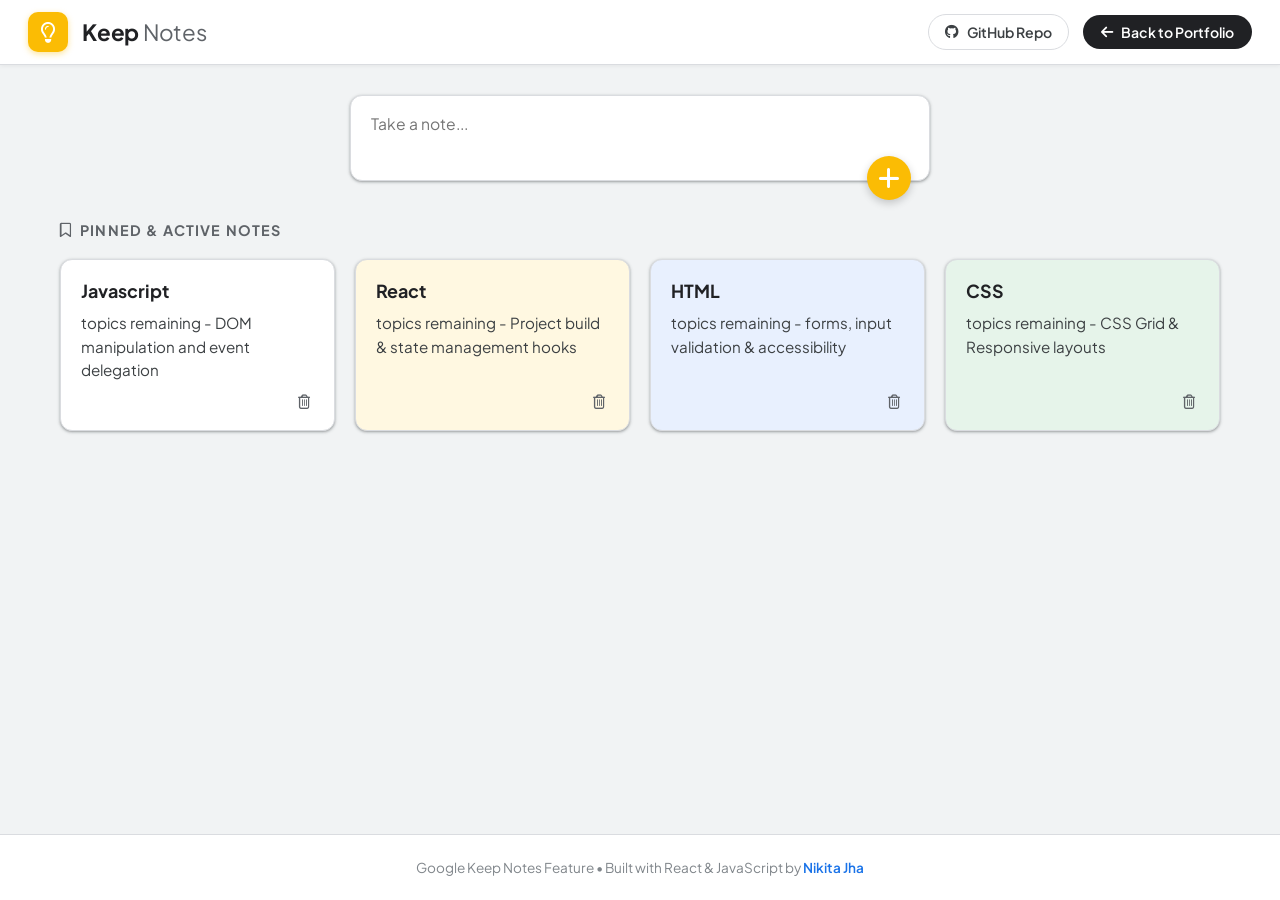
<file: notes/index.html>
<!DOCTYPE html>
<html lang="en">

<head>
  <meta charset="UTF-8">
  <meta name="viewport" content="width=device-width, initial-scale=1.0">
  <title>Google Keep Notes App | Nikita Jha</title>
  <meta name="description" content="A Google Keep / Notes web app built by Nikita Jha, featuring real-time note creation, color styling, and local storage persistence.">

  <!-- Google Fonts -->
  <link rel="preconnect" href="https://fonts.googleapis.com">
  <link rel="preconnect" href="https://fonts.gstatic.com" crossorigin>
  <link href="https://fonts.googleapis.com/css2?family=Plus+Jakarta+Sans:wght@400;500;600;700;800&display=swap" rel="stylesheet">

  <!-- Font Awesome -->
  <link rel="stylesheet" href="https://cdnjs.cloudflare.com/ajax/libs/font-awesome/6.7.2/css/all.min.css">

  <!-- Stylesheet -->
  <link rel="stylesheet" href="./style.css?v=2.1">
</head>

<body>

  <!-- App Header -->
  <header class="keep-header">
    <div class="header-left">
      <div class="keep-logo-icon">
        <i class="fa-regular fa-lightbulb"></i>
      </div>
      <h1 class="keep-title">Keep <span>Notes</span></h1>
    </div>

    <div class="header-right">
      <a href="https://github.com/nikitajha-2511/to-do-list" target="_blank" rel="noopener noreferrer" class="btn-repo" title="View GitHub Repository">
        <i class="fa-brands fa-github"></i> GitHub Repo
      </a>
      <a href="https://nikitajha-2511.github.io/#projects" class="btn-back-portfolio">
        <i class="fa-solid fa-arrow-left"></i> Back to Portfolio
      </a>
    </div>
  </header>

  <!-- Main Container -->
  <main class="app-container">
    <!-- Note Creation Form -->
    <div class="create-area-wrapper">
      <form class="create-form" id="createForm">
        <input type="text" id="noteTitle" class="note-input-title" placeholder="Title" autocomplete="off">
        <textarea id="noteContent" class="note-input-content" placeholder="Take a note..." required></textarea>

        <div class="create-form-actions">
          <div class="color-picker" title="Pick note color">
            <span class="color-dot active" data-color="#ffffff" style="background: #ffffff;"></span>
            <span class="color-dot" data-color="#fff8e1" style="background: #fff8e1;"></span>
            <span class="color-dot" data-color="#e8f0fe" style="background: #e8f0fe;"></span>
            <span class="color-dot" data-color="#e6f4ea" style="background: #e6f4ea;"></span>
            <span class="color-dot" data-color="#fce8e6" style="background: #fce8e6;"></span>
            <span class="color-dot" data-color="#f3e8fd" style="background: #f3e8fd;"></span>
          </div>
        </div>

        <button type="submit" class="btn-add-note" id="btnAddNote" title="Add Note">
          <i class="fa-solid fa-plus"></i>
        </button>
      </form>
    </div>

    <!-- Notes Grid Section -->
    <div class="notes-section-title">
      <i class="fa-regular fa-bookmark"></i> Pinned & Active Notes
    </div>

    <div class="notes-grid" id="notesGrid">
      <!-- Dynamically generated notes -->
    </div>

    <!-- Empty State -->
    <div class="empty-state" id="emptyState" style="display: none;">
      <i class="fa-regular fa-lightbulb"></i>
      <p>Notes you add appear here</p>
    </div>
  </main>

  <!-- App Footer -->
  <footer class="keep-footer">
    <p>Google Keep Notes Feature • Built with React &amp; JavaScript by <a href="https://nikitajha-2511.github.io/">Nikita Jha</a></p>
  </footer>

  <!-- Script -->
  <script src="./app.js?v=2.1"></script>
</body>

</html>
</file>
<file: notes/style.css>
/* ==========================================================================
   GOOGLE KEEP NOTES - LIVE APP STYLESHEET
   Author: Nikita Jha (Portfolio Feature)
   ========================================================================== */

:root {
  --primary-yellow: #fbbc04;
  --primary-yellow-hover: #e0a900;
  --bg-app: #f1f3f4;
  --text-dark: #202124;
  --text-muted: #5f6368;
  --border-color: #dadce0;
  --card-bg: #ffffff;
  --card-shadow: 0 1px 2px 0 rgba(60,64,67,0.3), 0 1px 3px 1px rgba(60,64,67,0.15);
  --card-shadow-hover: 0 2px 6px 2px rgba(60,64,67,0.2);
  --font-family: 'Plus Jakarta Sans', system-ui, -apple-system, sans-serif;
}

* {
  box-sizing: border-box;
  margin: 0;
  padding: 0;
}

body {
  font-family: var(--font-family);
  background-color: var(--bg-app);
  color: var(--text-dark);
  min-height: 100vh;
  display: flex;
  flex-direction: column;
}

/* App Header */
.keep-header {
  background-color: #ffffff;
  border-bottom: 1px solid var(--border-color);
  padding: 12px 28px;
  display: flex;
  align-items: center;
  justify-content: space-between;
  box-shadow: 0 1px 4px rgba(0, 0, 0, 0.06);
  position: sticky;
  top: 0;
  z-index: 100;
}

.header-left {
  display: flex;
  align-items: center;
  gap: 14px;
}

.keep-logo-icon {
  width: 40px;
  height: 40px;
  background: var(--primary-yellow);
  color: #fff;
  border-radius: 10px;
  display: flex;
  align-items: center;
  justify-content: center;
  font-size: 1.3rem;
  box-shadow: 0 2px 6px rgba(251, 188, 4, 0.4);
}

.keep-title {
  font-size: 1.4rem;
  font-weight: 700;
  color: #202124;
  letter-spacing: -0.01em;
}

.keep-title span {
  font-weight: 400;
  color: #5f6368;
}

.header-right {
  display: flex;
  align-items: center;
  gap: 14px;
}

.btn-back-portfolio {
  display: inline-flex;
  align-items: center;
  gap: 8px;
  padding: 8px 18px;
  background: #202124;
  color: #ffffff;
  text-decoration: none;
  border-radius: 100px;
  font-size: 0.88rem;
  font-weight: 600;
  transition: all 0.2s ease;
}

.btn-back-portfolio:hover {
  background: #3c4043;
  transform: translateY(-1px);
}

.btn-repo {
  display: inline-flex;
  align-items: center;
  gap: 8px;
  padding: 8px 16px;
  border: 1px solid var(--border-color);
  background: #fff;
  color: #3c4043;
  text-decoration: none;
  border-radius: 100px;
  font-size: 0.88rem;
  font-weight: 600;
  transition: all 0.2s ease;
}

.btn-repo:hover {
  background: #f8f9fa;
  border-color: #5f6368;
}

/* Main Content Area */
.app-container {
  max-width: 1200px;
  width: 100%;
  margin: 0 auto;
  padding: 30px 20px;
  flex: 1;
}

/* Create Area Form */
.create-area-wrapper {
  max-width: 580px;
  margin: 0 auto 40px;
  position: relative;
}

.create-form {
  background: #ffffff;
  border-radius: 12px;
  padding: 16px 20px 20px;
  box-shadow: var(--card-shadow);
  border: 1px solid var(--border-color);
  transition: box-shadow 0.2s ease, border-color 0.2s ease;
  position: relative;
}

.create-form:focus-within {
  box-shadow: 0 3px 12px rgba(0, 0, 0, 0.12);
  border-color: #c4c7c5;
}

.note-input-title {
  width: 100%;
  border: none;
  outline: none;
  font-size: 1.1rem;
  font-weight: 700;
  color: #202124;
  margin-bottom: 10px;
  font-family: inherit;
  display: none;
}

.create-form.expanded .note-input-title {
  display: block;
}

.note-input-content {
  width: 100%;
  border: none;
  outline: none;
  font-size: 0.98rem;
  color: #3c4043;
  font-family: inherit;
  resize: none;
  line-height: 1.5;
  height: 44px;
  transition: height 0.2s ease;
}

.create-form.expanded .note-input-content {
  height: 90px;
}

.create-form-actions {
  display: none;
  justify-content: space-between;
  align-items: center;
  margin-top: 10px;
  padding-top: 10px;
  border-top: 1px solid #f1f3f4;
}

.create-form.expanded .create-form-actions {
  display: flex;
}

.color-picker {
  display: flex;
  gap: 6px;
}

.color-dot {
  width: 22px;
  height: 22px;
  border-radius: 50%;
  border: 1px solid rgba(0,0,0,0.15);
  cursor: pointer;
  transition: transform 0.15s ease;
}

.color-dot:hover, .color-dot.active {
  transform: scale(1.2);
}

.btn-add-note {
  position: absolute;
  right: 18px;
  bottom: -20px;
  width: 44px;
  height: 44px;
  border-radius: 50%;
  background: var(--primary-yellow);
  color: #ffffff;
  border: none;
  font-size: 1.5rem;
  cursor: pointer;
  display: flex;
  align-items: center;
  justify-content: center;
  box-shadow: 0 3px 8px rgba(0, 0, 0, 0.2);
  transition: transform 0.2s ease, background-color 0.2s ease;
}

.btn-add-note:hover {
  background: var(--primary-yellow-hover);
  transform: scale(1.1);
}

/* Notes Grid */
.notes-section-title {
  font-size: 0.9rem;
  text-transform: uppercase;
  letter-spacing: 0.08em;
  color: var(--text-muted);
  font-weight: 700;
  margin-bottom: 20px;
  display: flex;
  align-items: center;
  gap: 8px;
}

.notes-grid {
  display: grid;
  grid-template-columns: repeat(auto-fill, minmax(260px, 1fr));
  gap: 20px;
}

.note-card {
  background: #ffffff;
  border-radius: 12px;
  border: 1px solid var(--border-color);
  padding: 18px 20px 48px;
  position: relative;
  transition: transform 0.2s ease, box-shadow 0.2s ease;
  box-shadow: var(--card-shadow);
  word-wrap: break-word;
  animation: popIn 0.3s ease forwards;
}

@keyframes popIn {
  from { opacity: 0; transform: scale(0.95); }
  to { opacity: 1; transform: scale(1); }
}

.note-card:hover {
  box-shadow: var(--card-shadow-hover);
  transform: translateY(-2px);
}

.note-card-title {
  font-size: 1.12rem;
  font-weight: 700;
  color: #202124;
  margin-bottom: 8px;
  line-height: 1.4;
}

.note-card-content {
  font-size: 0.95rem;
  color: #3c4043;
  line-height: 1.55;
  white-space: pre-wrap;
}

.note-card-footer {
  position: absolute;
  bottom: 12px;
  right: 14px;
  display: flex;
  align-items: center;
  gap: 6px;
}

.btn-delete-note {
  background: transparent;
  border: none;
  color: #5f6368;
  font-size: 0.9rem;
  cursor: pointer;
  width: 32px;
  height: 32px;
  border-radius: 50%;
  display: flex;
  align-items: center;
  justify-content: center;
  transition: all 0.2s ease;
}

.btn-delete-note:hover {
  background: rgba(0, 0, 0, 0.08);
  color: #d93025;
}

/* Empty State */
.empty-state {
  text-align: center;
  padding: 60px 20px;
  color: var(--text-muted);
}

.empty-state i {
  font-size: 3rem;
  color: #dadce0;
  margin-bottom: 14px;
}

.empty-state p {
  font-size: 1.05rem;
  font-weight: 500;
}

/* App Footer */
.keep-footer {
  text-align: center;
  padding: 24px;
  color: #80868b;
  font-size: 0.85rem;
  border-top: 1px solid var(--border-color);
  background: #ffffff;
}

.keep-footer a {
  color: #1a73e8;
  text-decoration: none;
  font-weight: 600;
}

@media (max-width: 600px) {
  .keep-header {
    padding: 10px 16px;
  }
  .create-area-wrapper {
    width: 100%;
  }
  .notes-grid {
    grid-template-columns: 1fr;
  }
}
</file>
